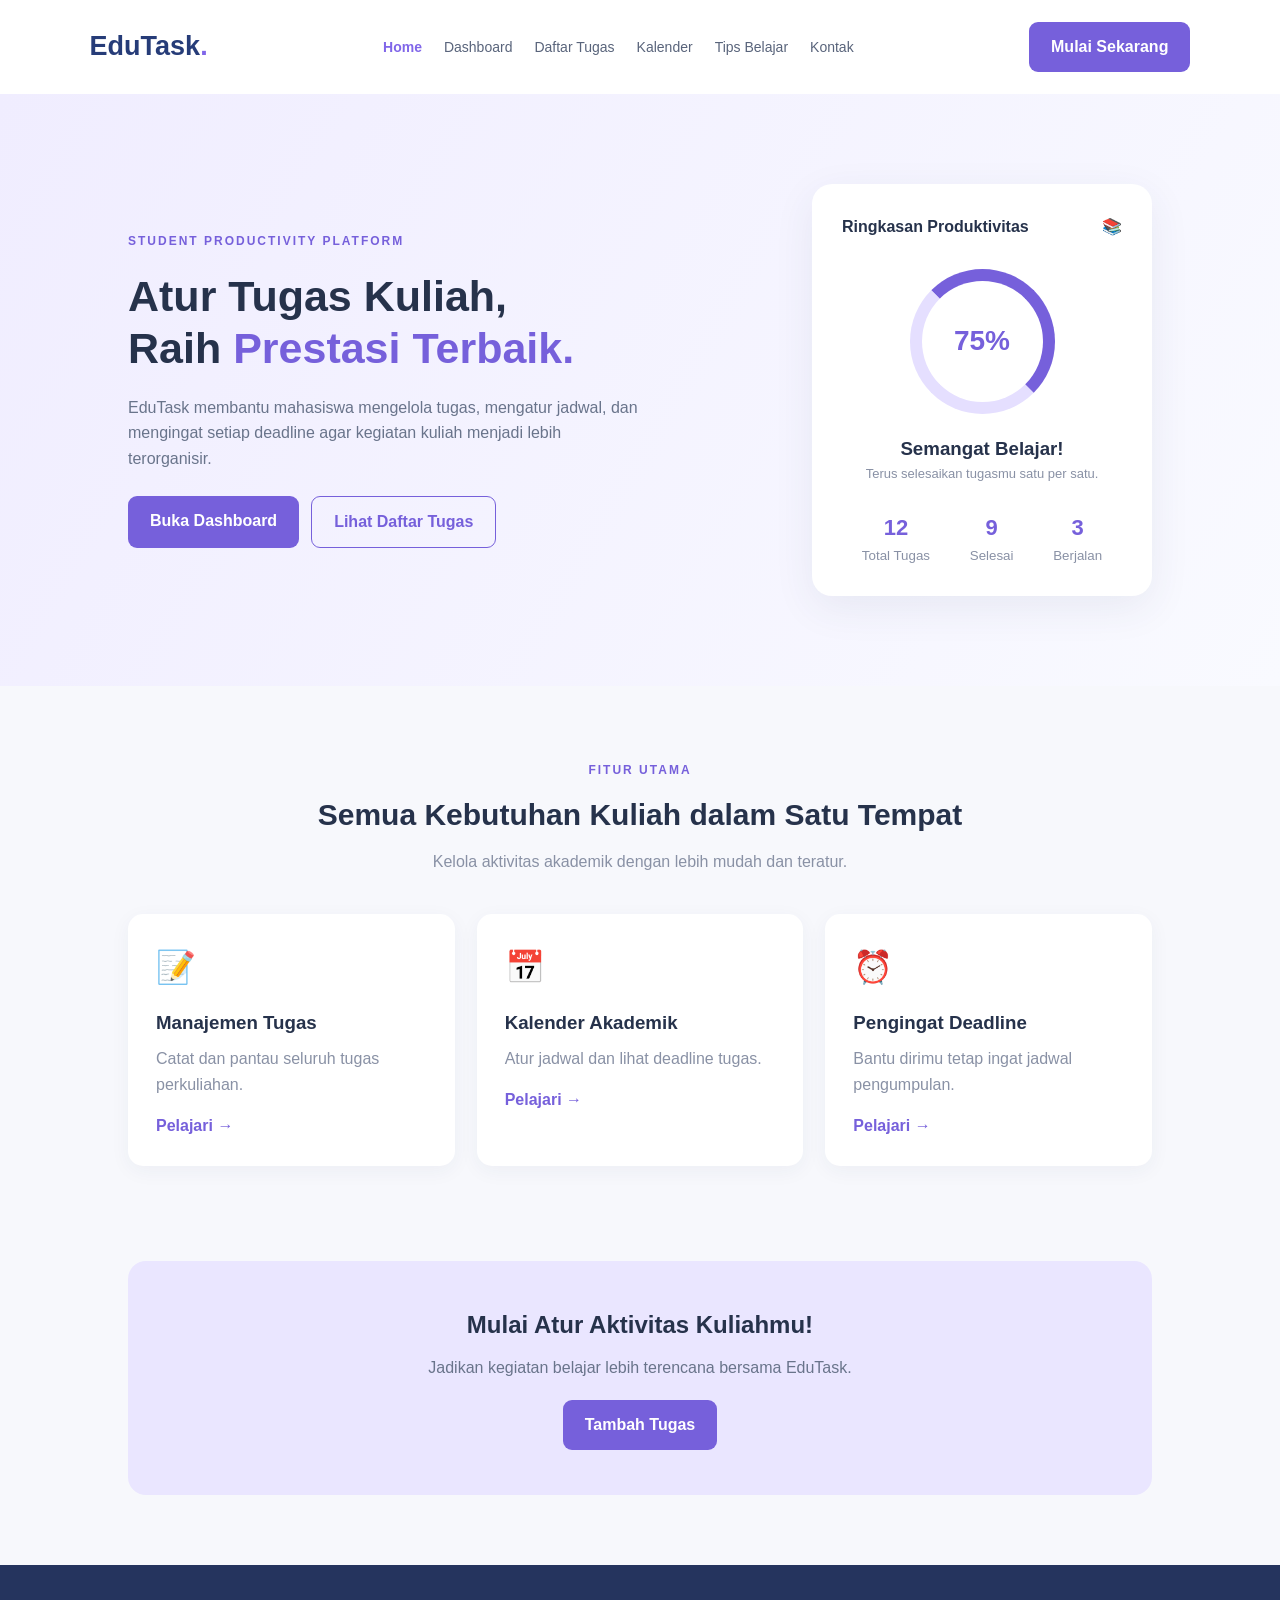
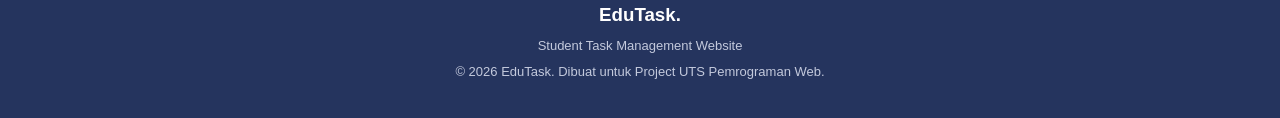
<file: index.html>
<!DOCTYPE html>
<html lang="id">
<head>
    <meta charset="UTF-8">
    <meta name="viewport" content="width=device-width, initial-scale=1.0">
    <title>EduTask - Student Planner</title>
    <link rel="stylesheet" href="css/style.css">
</head>
<body>

    <header id="salma_header">
        <div class="salma_logo">EduTask<span>.</span></div>
        <nav class="salma_nav">
            <a href="index.html" class="salma_active">Home</a>
            <a href="dashboard.html">Dashboard</a>
            <a href="tugas.html">Daftar Tugas</a>
            <a href="kalender.html">Kalender</a>
            <a href="tips.html">Tips Belajar</a>
            <a href="kontak.html">Kontak</a>
        </nav>
        <a href="dashboard.html" class="salma_button">Mulai Sekarang</a>
    </header>

    <main>
        <section id="salma_hero">
            <div class="salma_hero_text">
                <p class="salma_label">STUDENT PRODUCTIVITY PLATFORM</p>
                <h1>Atur Tugas Kuliah,<br>
                    Raih <span>Prestasi Terbaik.</span>
                </h1>
                <p>
                    EduTask membantu mahasiswa mengelola tugas,
                    mengatur jadwal, dan mengingat setiap deadline
                    agar kegiatan kuliah menjadi lebih terorganisir.
                </p>
                <div class="salma_hero_buttons">
                    <a href="dashboard.html" class="salma_button">Buka Dashboard</a>
                    <a href="tugas.html" class="salma_outline">Lihat Daftar Tugas</a>
                </div>
            </div>

            <div class="salma_hero_card">
                <div class="salma_card_top">
                    <span>Ringkasan Produktivitas</span>
                    <span>📚</span>
                </div>
                <div class="salma_progress_circle">75%</div>
                <h3>Semangat Belajar!</h3>
                <p>Terus selesaikan tugasmu satu per satu.</p>
                <div class="salma_mini_stats">
                    <div><strong>12</strong><small>Total Tugas</small></div>
                    <div><strong>9</strong><small>Selesai</small></div>
                    <div><strong>3</strong><small>Berjalan</small></div>
                </div>
            </div>
        </section>

        <section id="salma_features">
            <div class="salma_section_heading">
                <p class="salma_label">FITUR UTAMA</p>
                <h2>Semua Kebutuhan Kuliah dalam Satu Tempat</h2>
                <p>Kelola aktivitas akademik dengan lebih mudah dan teratur.</p>
            </div>

            <div class="salma_feature_grid">
                <article class="salma_feature">
                    <div class="salma_icon">📝</div>
                    <h3>Manajemen Tugas</h3>
                    <p>Catat dan pantau seluruh tugas perkuliahan.</p>
                    <a href="tugas.html">Pelajari →</a>
                </article>

                <article class="salma_feature">
                    <div class="salma_icon">📅</div>
                    <h3>Kalender Akademik</h3>
                    <p>Atur jadwal dan lihat deadline tugas.</p>
                    <a href="kalender.html">Pelajari →</a>
                </article>

                <article class="salma_feature">
                    <div class="salma_icon">⏰</div>
                    <h3>Pengingat Deadline</h3>
                    <p>Bantu dirimu tetap ingat jadwal pengumpulan.</p>
                    <a href="dashboard.html">Pelajari →</a>
                </article>
            </div>
        </section>

        <section id="salma_cta">
            <h2>Mulai Atur Aktivitas Kuliahmu!</h2>
            <p>Jadikan kegiatan belajar lebih terencana bersama EduTask.</p>
            <a href="tambah-tugas.html" class="salma_button">Tambah Tugas</a>
        </section>
    </main>

    <footer id="salma_footer">
        <h3>EduTask.</h3>
        <p>Student Task Management Website</p>
        <p>© 2026 EduTask. Dibuat untuk Project UTS Pemrograman Web.</p>
    </footer>

    <script src="js/script.js"></script>
</body>
</html>
</file>
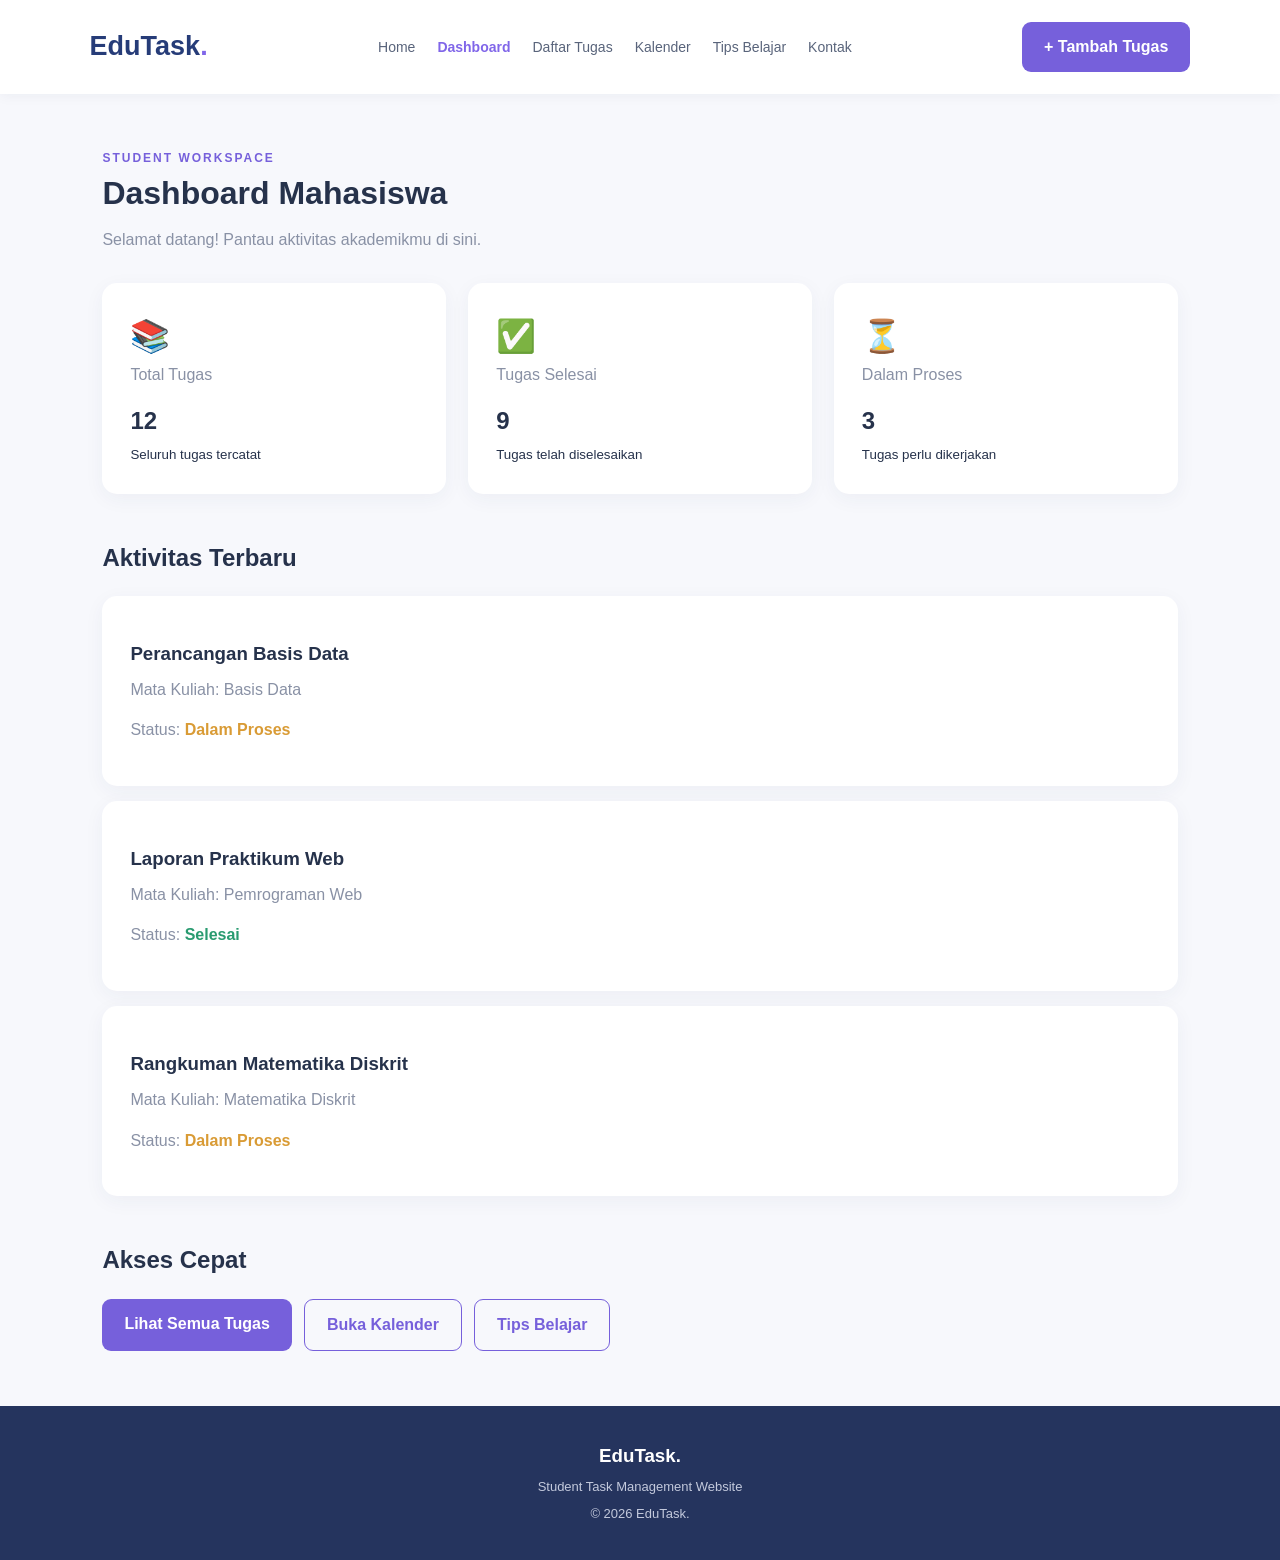
<file: dashboard.html>
<!DOCTYPE html>
<html lang="id">
<head>
    <meta charset="UTF-8">
    <meta name="viewport" content="width=device-width, initial-scale=1.0">
    <title>Dashboard - EduTask</title>
    <link rel="stylesheet" href="css/style.css">
</head>
<body>

    <header id="salma_header">
        <div class="salma_logo">EduTask<span>.</span></div>
        <nav class="salma_nav">
            <a href="index.html">Home</a>
            <a href="dashboard.html" class="salma_active">Dashboard</a>
            <a href="tugas.html">Daftar Tugas</a>
            <a href="kalender.html">Kalender</a>
            <a href="tips.html">Tips Belajar</a>
            <a href="kontak.html">Kontak</a>
        </nav>
        <a href="tambah-tugas.html" class="salma_button">+ Tambah Tugas</a>
    </header>

    <main style="padding: 55px 8%;">
        <p class="salma_label">STUDENT WORKSPACE</p>
        <h1 style="margin-bottom: 8px;">Dashboard Mahasiswa</h1>
        <p style="color:#8991a5; margin-bottom:30px;">
            Selamat datang! Pantau aktivitas akademikmu di sini.
        </p>

        <section class="salma_feature_grid">
            <article class="salma_feature">
                <div class="salma_icon">📚</div>
                <p>Total Tugas</p>
                <h2>12</h2>
                <small>Seluruh tugas tercatat</small>
            </article>

            <article class="salma_feature">
                <div class="salma_icon">✅</div>
                <p>Tugas Selesai</p>
                <h2>9</h2>
                <small>Tugas telah diselesaikan</small>
            </article>

            <article class="salma_feature">
                <div class="salma_icon">⏳</div>
                <p>Dalam Proses</p>
                <h2>3</h2>
                <small>Tugas perlu dikerjakan</small>
            </article>
        </section>

        <section style="margin-top:45px;">
            <h2>Aktivitas Terbaru</h2>
            <div class="salma_feature" style="margin-top:18px;">
                <h3>Perancangan Basis Data</h3>
                <p>Mata Kuliah: Basis Data</p>
                <p>Status: <strong style="color:#d99b35;">Dalam Proses</strong></p>
            </div>

            <div class="salma_feature" style="margin-top:15px;">
                <h3>Laporan Praktikum Web</h3>
                <p>Mata Kuliah: Pemrograman Web</p>
                <p>Status: <strong style="color:#299b70;">Selesai</strong></p>
            </div>

            <div class="salma_feature" style="margin-top:15px;">
                <h3>Rangkuman Matematika Diskrit</h3>
                <p>Mata Kuliah: Matematika Diskrit</p>
                <p>Status: <strong style="color:#d99b35;">Dalam Proses</strong></p>
            </div>
        </section>

        <section style="margin-top:45px;">
            <h2>Akses Cepat</h2>
            <div class="salma_hero_buttons" style="margin-top:20px;">
                <a href="tugas.html" class="salma_button">Lihat Semua Tugas</a>
                <a href="kalender.html" class="salma_outline">Buka Kalender</a>
                <a href="tips.html" class="salma_outline">Tips Belajar</a>
            </div>
        </section>
    </main>

    <footer id="salma_footer">
        <h3>EduTask.</h3>
        <p>Student Task Management Website</p>
        <p>© 2026 EduTask.</p>
    </footer>

    <script src="js/script.js"></script>
</body>
</html>
</file>
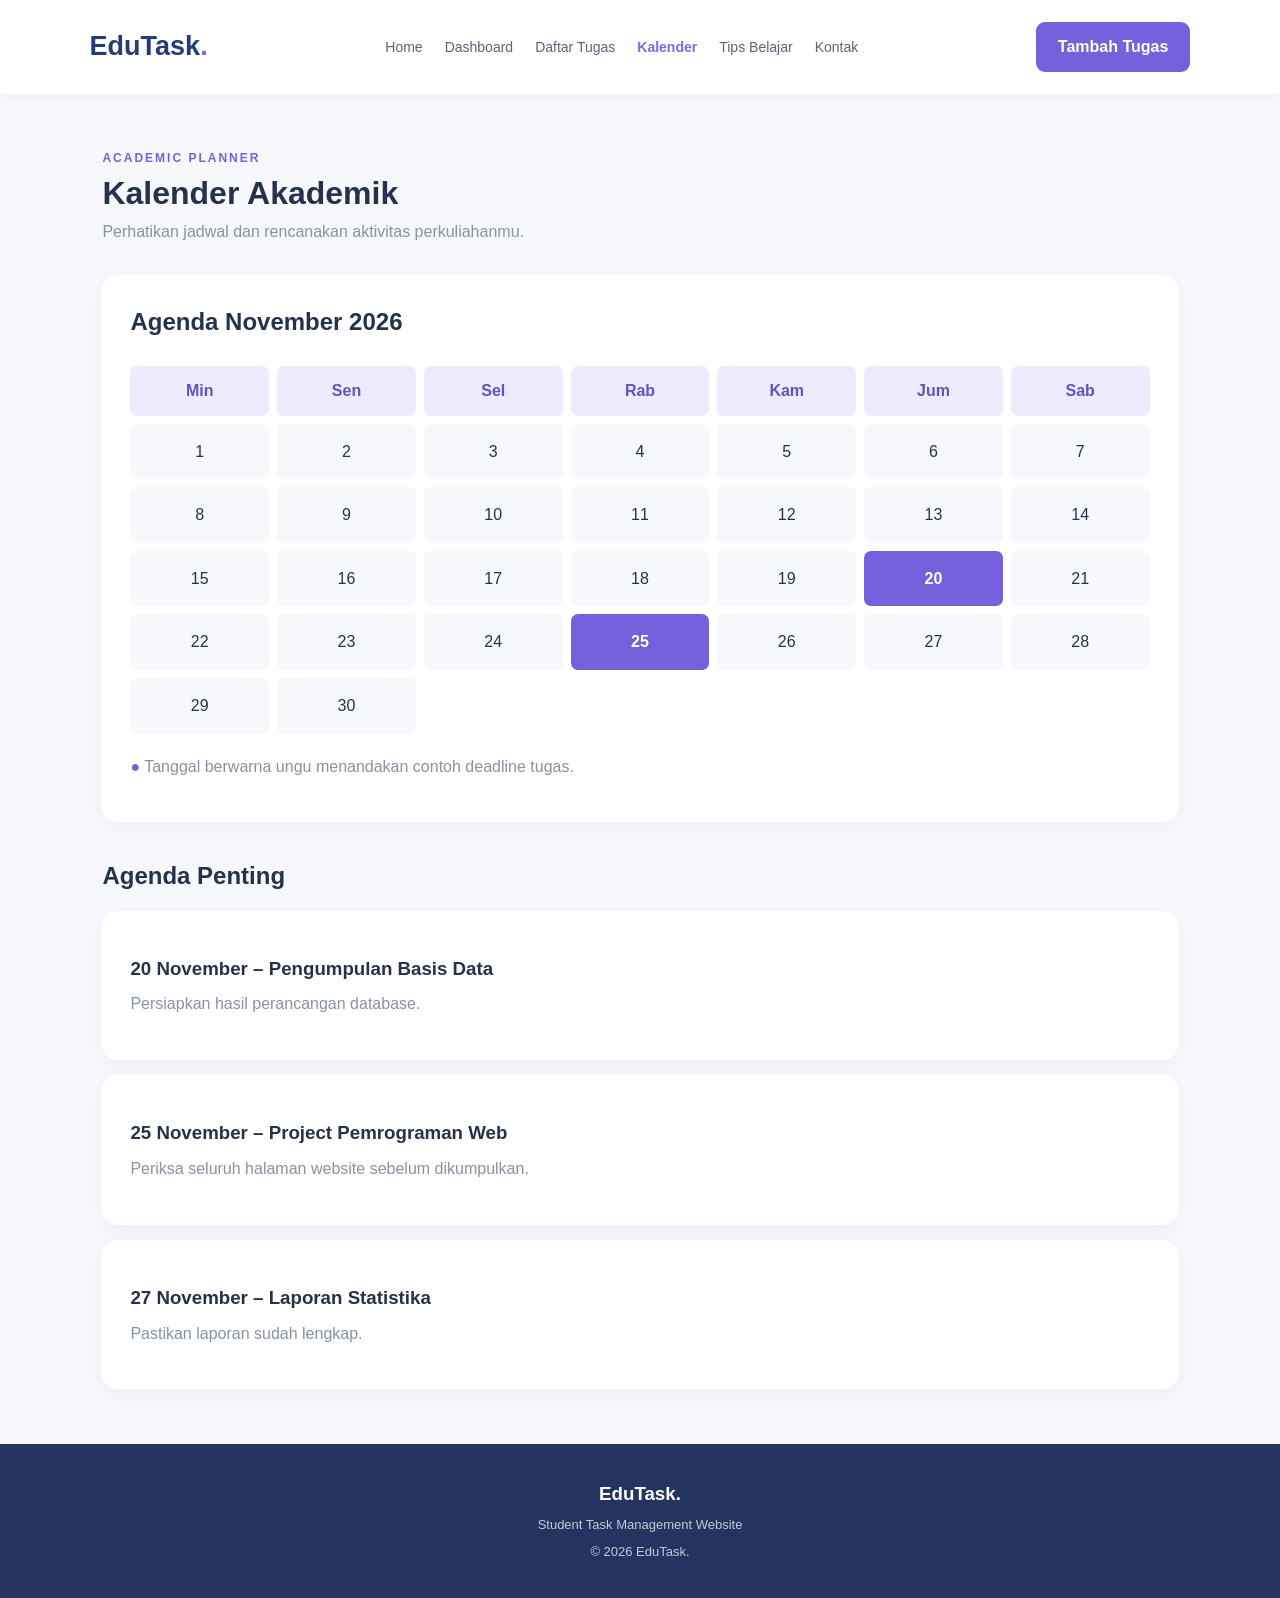
<file: kalender.html>
<!DOCTYPE html>
<html lang="id">
<head>
    <meta charset="UTF-8">
    <meta name="viewport" content="width=device-width, initial-scale=1.0">
    <title>Kalender Akademik - EduTask</title>
    <link rel="stylesheet" href="css/style.css">
</head>
<body>
    <header id="salma_header">
        <div class="salma_logo">EduTask<span>.</span></div>
        <nav class="salma_nav">
            <a href="index.html">Home</a>
            <a href="dashboard.html">Dashboard</a>
            <a href="tugas.html">Daftar Tugas</a>
            <a href="kalender.html" class="salma_active">Kalender</a>
            <a href="tips.html">Tips Belajar</a>
            <a href="kontak.html">Kontak</a>
        </nav>
        <a href="tambah-tugas.html" class="salma_button">Tambah Tugas</a>
    </header>

    <main style="padding:55px 8%; min-height:70vh;">
        <p class="salma_label">ACADEMIC PLANNER</p>
        <h1>Kalender Akademik</h1>
        <p style="color:#8991a5; margin-bottom:30px;">
            Perhatikan jadwal dan rencanakan aktivitas perkuliahanmu.
        </p>

        <section class="salma_feature">
            <h2>Agenda November 2026</h2>
            <div class="salma_calendar_grid">
                <div class="salma_calendar_day">Min</div>
                <div class="salma_calendar_day">Sen</div>
                <div class="salma_calendar_day">Sel</div>
                <div class="salma_calendar_day">Rab</div>
                <div class="salma_calendar_day">Kam</div>
                <div class="salma_calendar_day">Jum</div>
                <div class="salma_calendar_day">Sab</div>
                <div class="salma_calendar_date">1</div>
                <div class="salma_calendar_date">2</div>
                <div class="salma_calendar_date">3</div>
                <div class="salma_calendar_date">4</div>
                <div class="salma_calendar_date">5</div>
                <div class="salma_calendar_date">6</div>
                <div class="salma_calendar_date">7</div>
                <div class="salma_calendar_date">8</div>
                <div class="salma_calendar_date">9</div>
                <div class="salma_calendar_date">10</div>
                <div class="salma_calendar_date">11</div>
                <div class="salma_calendar_date">12</div>
                <div class="salma_calendar_date">13</div>
                <div class="salma_calendar_date">14</div>
                <div class="salma_calendar_date">15</div>
                <div class="salma_calendar_date">16</div>
                <div class="salma_calendar_date">17</div>
                <div class="salma_calendar_date">18</div>
                <div class="salma_calendar_date">19</div>
                <div class="salma_calendar_date salma_deadline_date">20</div>
                <div class="salma_calendar_date">21</div>
                <div class="salma_calendar_date">22</div>
                <div class="salma_calendar_date">23</div>
                <div class="salma_calendar_date">24</div>
                <div class="salma_calendar_date salma_deadline_date">25</div>
                <div class="salma_calendar_date">26</div>
                <div class="salma_calendar_date">27</div>
                <div class="salma_calendar_date">28</div>
                <div class="salma_calendar_date">29</div>
                <div class="salma_calendar_date">30</div>
            </div>
            <p style="margin-top:20px;">
                <span style="color:#7660db;">●</span>
                Tanggal berwarna ungu menandakan contoh deadline tugas.
            </p>
        </section>

        <section style="margin-top:35px;">
            <h2>Agenda Penting</h2>
            <div class="salma_feature" style="margin-top:15px;">
                <h3>20 November – Pengumpulan Basis Data</h3>
                <p>Persiapkan hasil perancangan database.</p>
            </div>
            <div class="salma_feature" style="margin-top:15px;">
                <h3>25 November – Project Pemrograman Web</h3>
                <p>Periksa seluruh halaman website sebelum dikumpulkan.</p>
            </div>
            <div class="salma_feature" style="margin-top:15px;">
                <h3>27 November – Laporan Statistika</h3>
                <p>Pastikan laporan sudah lengkap.</p>
            </div>
        </section>
    </main>

    <footer id="salma_footer">
        <h3>EduTask.</h3>
        <p>Student Task Management Website</p>
        <p>© 2026 EduTask.</p>
    </footer>
    <script src="js/script.js"></script>
</body>
</html>
</file>
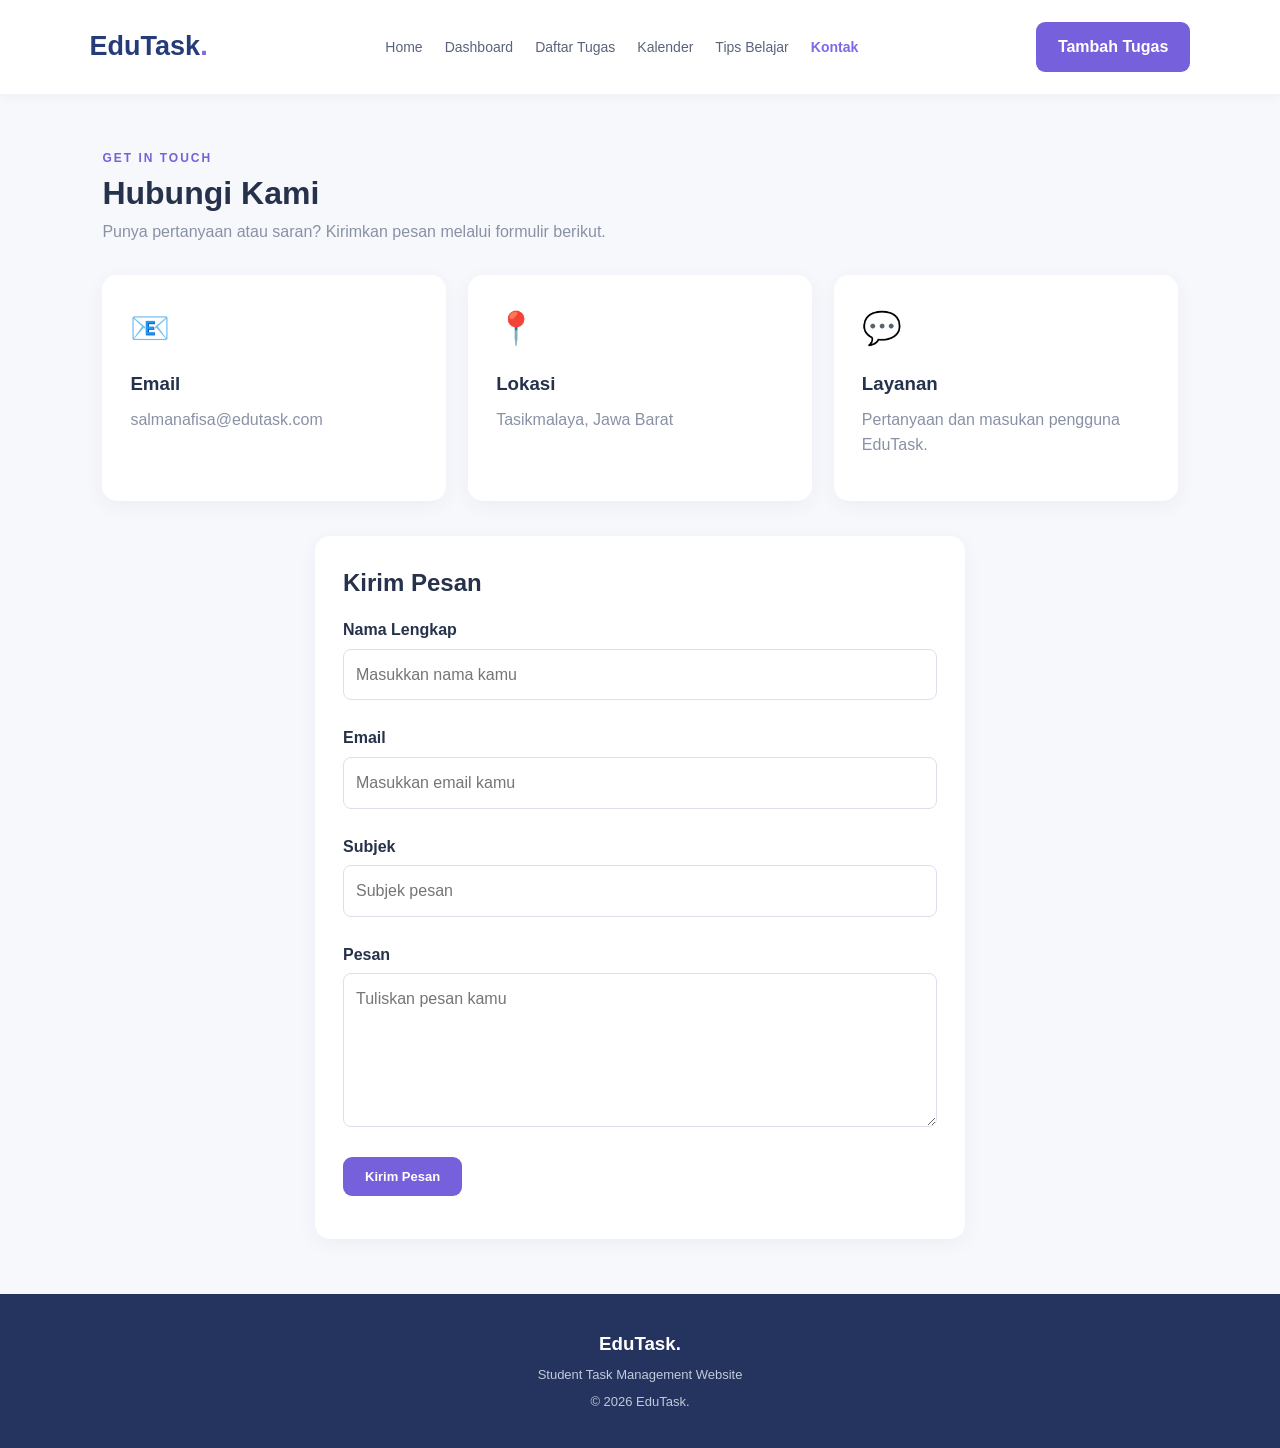
<file: kontak.html>
<!DOCTYPE html>
<html lang="id">
<head>
    <meta charset="UTF-8">
    <meta name="viewport" content="width=device-width, initial-scale=1.0">
    <title>Kontak - EduTask</title>
    <link rel="stylesheet" href="css/style.css">
</head>
<body>
    <header id="salma_header">
        <div class="salma_logo">EduTask<span>.</span></div>
        <nav class="salma_nav">
            <a href="index.html">Home</a>
            <a href="dashboard.html">Dashboard</a>
            <a href="tugas.html">Daftar Tugas</a>
            <a href="kalender.html">Kalender</a>
            <a href="tips.html">Tips Belajar</a>
            <a href="kontak.html" class="salma_active">Kontak</a>
        </nav>
        <a href="tambah-tugas.html" class="salma_button">Tambah Tugas</a>
    </header>

    <main style="padding:55px 8%; min-height:70vh;">
        <p class="salma_label">GET IN TOUCH</p>
        <h1>Hubungi Kami</h1>
        <p style="color:#8991a5; margin-bottom:30px;">
            Punya pertanyaan atau saran? Kirimkan pesan melalui formulir berikut.
        </p>

        <div class="salma_feature_grid">
            <section class="salma_feature">
                <div class="salma_icon">📧</div>
                <h3>Email</h3>
                <p>salmanafisa@edutask.com</p>
            </section>

            <section class="salma_feature">
                <div class="salma_icon">📍</div>
                <h3>Lokasi</h3>
                <p>Tasikmalaya, Jawa Barat</p>
            </section>

            <section class="salma_feature">
                <div class="salma_icon">💬</div>
                <h3>Layanan</h3>
                <p>Pertanyaan dan masukan pengguna EduTask.</p>
            </section>
        </div>

        <form id="salma_contact_form" class="salma_feature"
            style="max-width:650px; margin-top:35px;">
            <h2>Kirim Pesan</h2>

            <label for="salma_nama">Nama Lengkap</label>
            <input type="text" id="salma_nama" required
                placeholder="Masukkan nama kamu">

            <label for="salma_email">Email</label>
            <input type="email" id="salma_email" required
                placeholder="Masukkan email kamu">

            <label for="salma_subjek">Subjek</label>
            <input type="text" id="salma_subjek" required
                placeholder="Subjek pesan">

            <label for="salma_pesan">Pesan</label>
            <textarea id="salma_pesan" rows="5" required
                placeholder="Tuliskan pesan kamu"></textarea>

            <button type="submit" class="salma_button"
                style="border:none; cursor:pointer;">
                Kirim Pesan
            </button>
            <p id="salma_contact_message" style="margin-top:15px;"></p>
        </form>
    </main>

    <footer id="salma_footer">
        <h3>EduTask.</h3>
        <p>Student Task Management Website</p>
        <p>© 2026 EduTask.</p>
    </footer>
    <script src="js/script.js"></script>
</body>
</html>
</file>
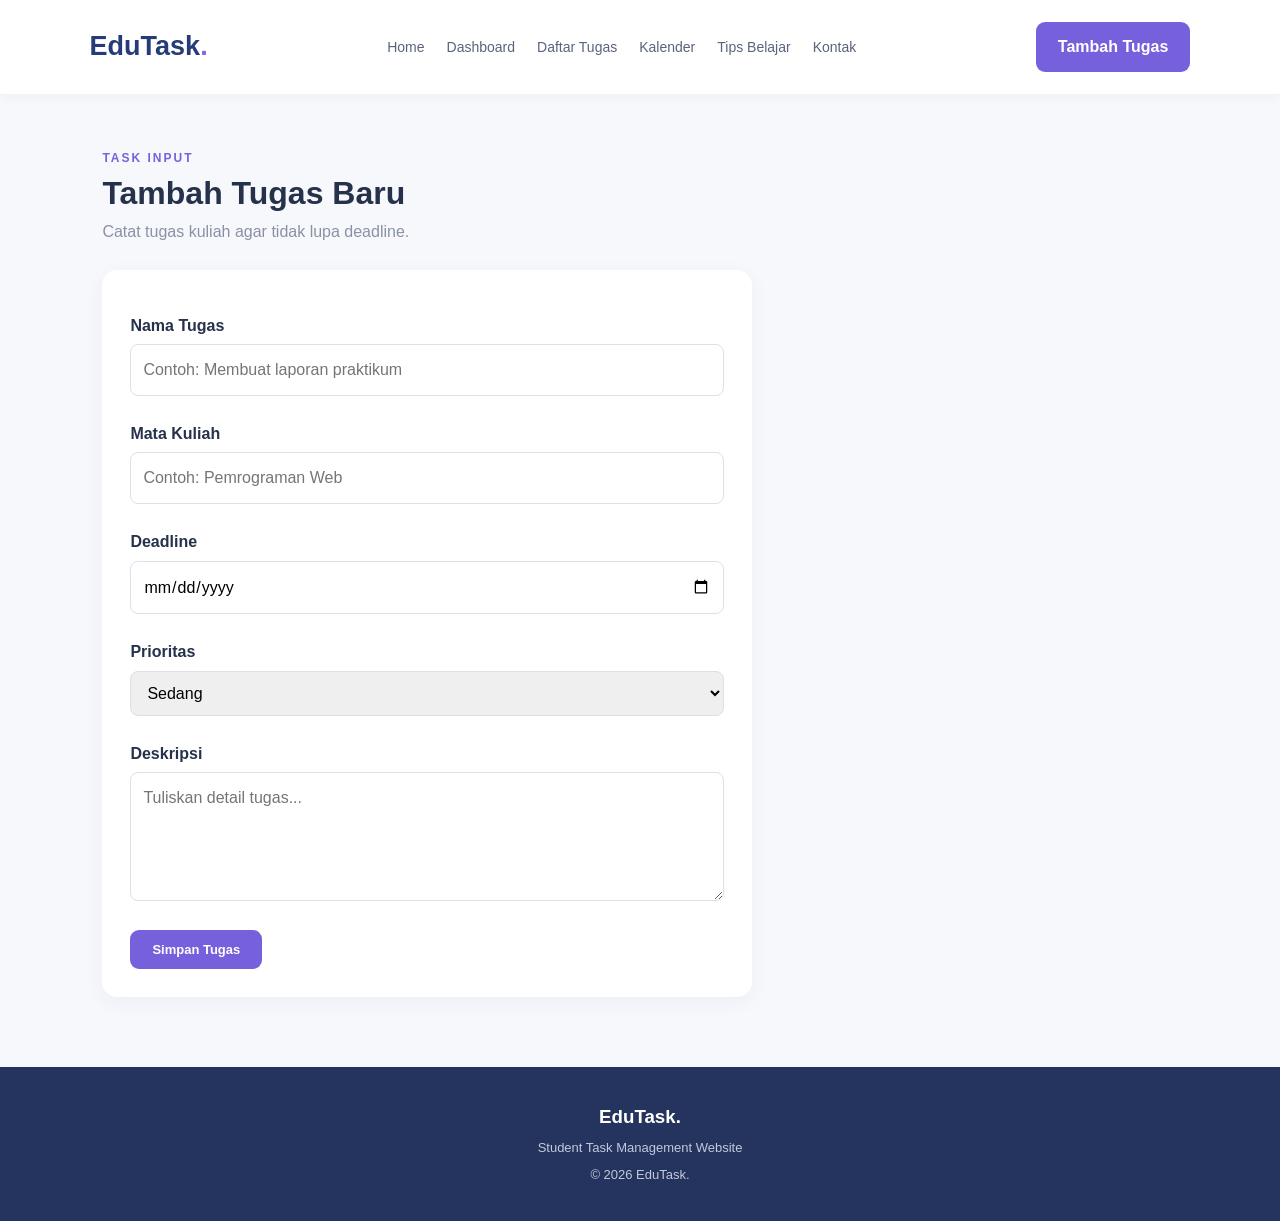
<file: tambah-tugas.html>
<!DOCTYPE html>
<html lang="id">
<head>
    <meta charset="UTF-8">
    <meta name="viewport" content="width=device-width, initial-scale=1.0">
    <title>Tambah Tugas - EduTask</title>
    <link rel="stylesheet" href="css/style.css">
</head>
<body>
    <header id="salma_header">
        <div class="salma_logo">EduTask<span>.</span></div>
        <nav class="salma_nav">
            <a href="index.html">Home</a>
            <a href="dashboard.html">Dashboard</a>
            <a href="tugas.html">Daftar Tugas</a>
            <a href="kalender.html">Kalender</a>
            <a href="tips.html">Tips Belajar</a>
            <a href="kontak.html">Kontak</a>
        </nav>
        <a href="tambah-tugas.html" class="salma_button">Tambah Tugas</a>
    </header>

    <main style="padding:55px 8%; min-height:70vh;">
        <p class="salma_label">TASK INPUT</p>
        <h1>Tambah Tugas Baru</h1>
        <p style="color:#8991a5; margin-bottom:25px;">
            Catat tugas kuliah agar tidak lupa deadline.
        </p>

        <form id="salma_task_form" class="salma_feature">
            <label>Nama Tugas</label>
            <input type="text" id="salma_nama_tugas" required
                placeholder="Contoh: Membuat laporan praktikum">

            <label>Mata Kuliah</label>
            <input type="text" id="salma_matkul" required
                placeholder="Contoh: Pemrograman Web">

            <label>Deadline</label>
            <input type="date" id="salma_deadline" required>

            <label>Prioritas</label>
            <select id="salma_prioritas">
                <option value="Rendah">Rendah</option>
                <option value="Sedang" selected>Sedang</option>
                <option value="Tinggi">Tinggi</option>
            </select>

            <label>Deskripsi</label>
            <textarea id="salma_deskripsi" rows="4"
                placeholder="Tuliskan detail tugas..."></textarea>

            <button type="submit" class="salma_button">
                Simpan Tugas
            </button>
        </form>
        <p id="salma_task_message" style="margin-top:15px;"></p>
    </main>

    <footer id="salma_footer">
        <h3>EduTask.</h3>
        <p>Student Task Management Website</p>
        <p>© 2026 EduTask.</p>
    </footer>

    <script src="js/script.js"></script>
</body>
</html>
</file>
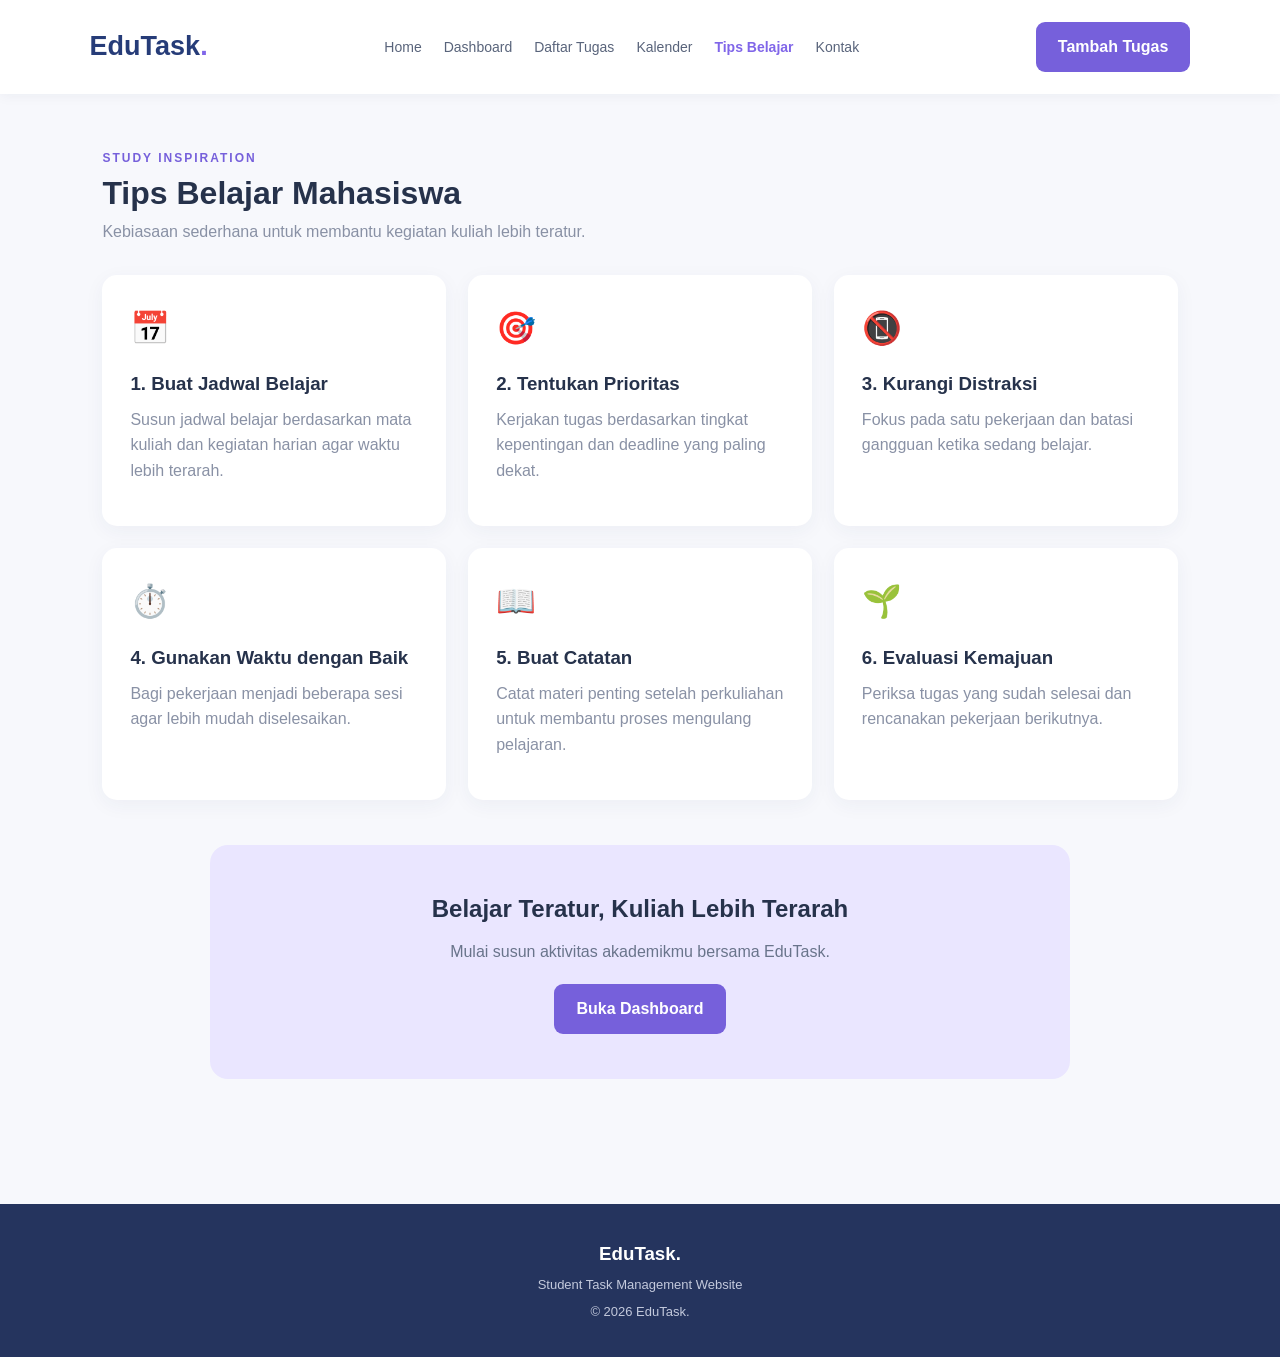
<file: tips.html>
<!DOCTYPE html>
<html lang="id">
<head>
    <meta charset="UTF-8">
    <meta name="viewport" content="width=device-width, initial-scale=1.0">
    <title>Tips Belajar - EduTask</title>
    <link rel="stylesheet" href="css/style.css">
</head>
<body>
    <header id="salma_header">
        <div class="salma_logo">EduTask<span>.</span></div>
        <nav class="salma_nav">
            <a href="index.html">Home</a>
            <a href="dashboard.html">Dashboard</a>
            <a href="tugas.html">Daftar Tugas</a>
            <a href="kalender.html">Kalender</a>
            <a href="tips.html" class="salma_active">Tips Belajar</a>
            <a href="kontak.html">Kontak</a>
        </nav>
        <a href="tambah-tugas.html" class="salma_button">Tambah Tugas</a>
    </header>

    <main style="padding:55px 8%; min-height:70vh;">
        <p class="salma_label">STUDY INSPIRATION</p>
        <h1>Tips Belajar Mahasiswa</h1>
        <p style="color:#8991a5; margin-bottom:30px;">
            Kebiasaan sederhana untuk membantu kegiatan kuliah lebih teratur.
        </p>

        <section class="salma_feature_grid">
            <article class="salma_feature">
                <div class="salma_icon">📅</div>
                <h3>1. Buat Jadwal Belajar</h3>
                <p>Susun jadwal belajar berdasarkan mata kuliah dan kegiatan harian agar waktu lebih terarah.</p>
            </article>

            <article class="salma_feature">
                <div class="salma_icon">🎯</div>
                <h3>2. Tentukan Prioritas</h3>
                <p>Kerjakan tugas berdasarkan tingkat kepentingan dan deadline yang paling dekat.</p>
            </article>

            <article class="salma_feature">
                <div class="salma_icon">📵</div>
                <h3>3. Kurangi Distraksi</h3>
                <p>Fokus pada satu pekerjaan dan batasi gangguan ketika sedang belajar.</p>
            </article>

            <article class="salma_feature">
                <div class="salma_icon">⏱️</div>
                <h3>4. Gunakan Waktu dengan Baik</h3>
                <p>Bagi pekerjaan menjadi beberapa sesi agar lebih mudah diselesaikan.</p>
            </article>

            <article class="salma_feature">
                <div class="salma_icon">📖</div>
                <h3>5. Buat Catatan</h3>
                <p>Catat materi penting setelah perkuliahan untuk membantu proses mengulang pelajaran.</p>
            </article>

            <article class="salma_feature">
                <div class="salma_icon">🌱</div>
                <h3>6. Evaluasi Kemajuan</h3>
                <p>Periksa tugas yang sudah selesai dan rencanakan pekerjaan berikutnya.</p>
            </article>
        </section>

        <section id="salma_cta" style="margin-top:45px;">
            <h2>Belajar Teratur, Kuliah Lebih Terarah</h2>
            <p>Mulai susun aktivitas akademikmu bersama EduTask.</p>
            <a href="dashboard.html" class="salma_button">Buka Dashboard</a>
        </section>
    </main>

    <footer id="salma_footer">
        <h3>EduTask.</h3>
        <p>Student Task Management Website</p>
        <p>© 2026 EduTask.</p>
    </footer>
    <script src="js/script.js"></script>
</body>
</html>
</file>
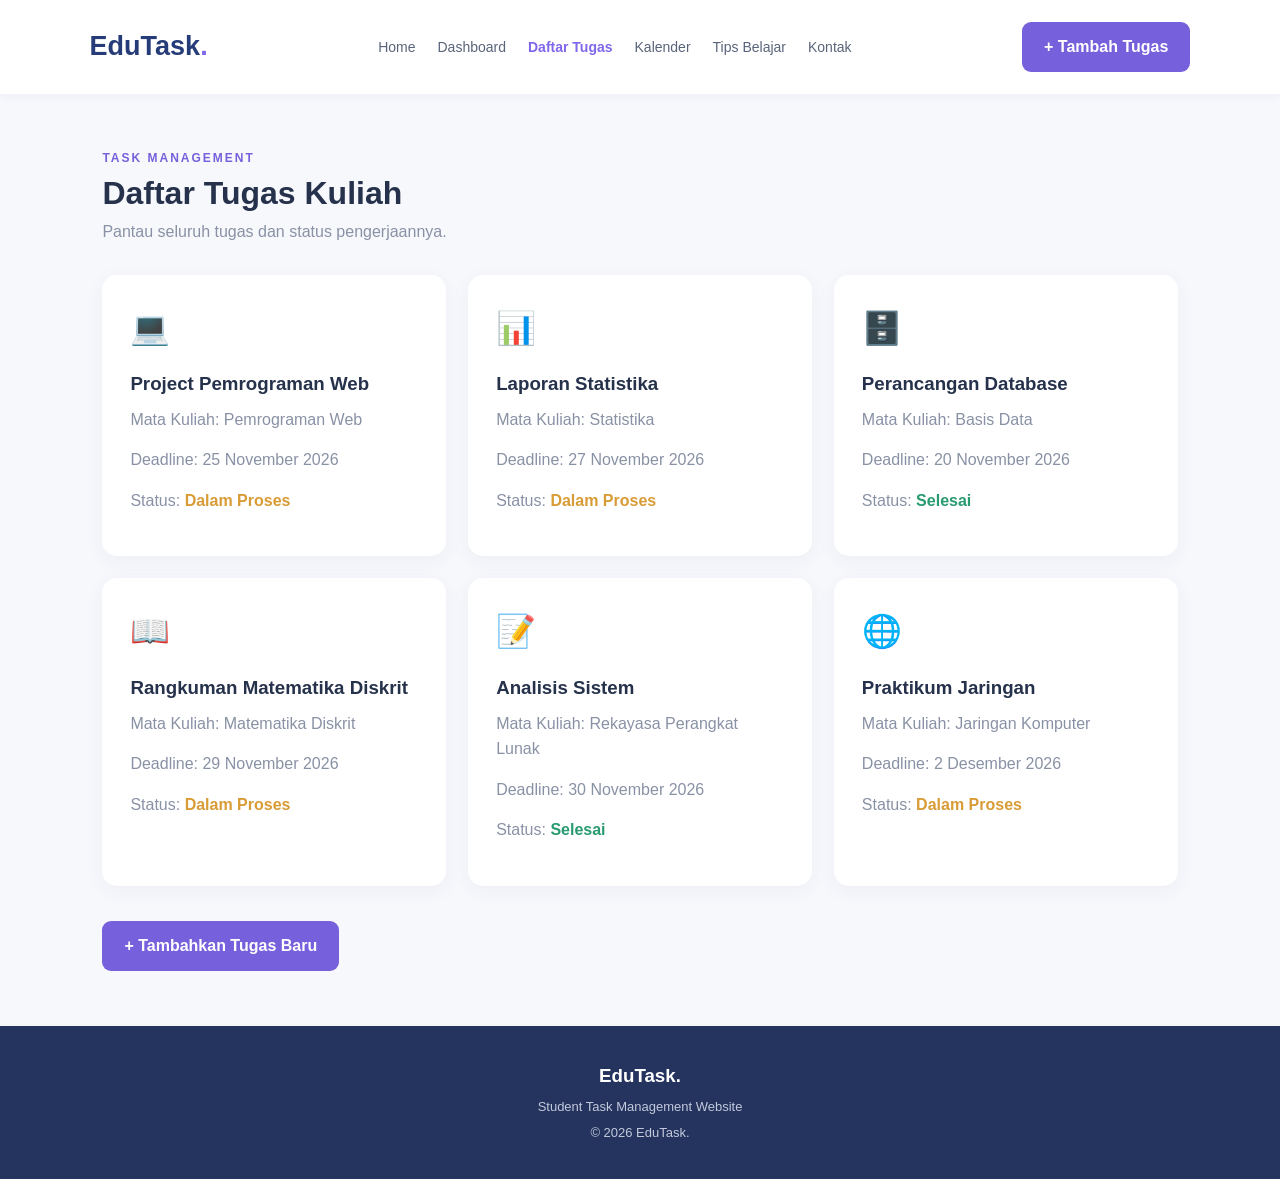
<file: tugas.html>
<!DOCTYPE html>
<html lang="id">
<head>
    <meta charset="UTF-8">
    <meta name="viewport" content="width=device-width, initial-scale=1.0">
    <title>Daftar Tugas - EduTask</title>
    <link rel="stylesheet" href="css/style.css">
</head>
<body>

    <header id="salma_header">
        <div class="salma_logo">EduTask<span>.</span></div>
        <nav class="salma_nav">
            <a href="index.html">Home</a>
            <a href="dashboard.html">Dashboard</a>
            <a href="tugas.html" class="salma_active">Daftar Tugas</a>
            <a href="kalender.html">Kalender</a>
            <a href="tips.html">Tips Belajar</a>
            <a href="kontak.html">Kontak</a>
        </nav>
        <a href="tambah-tugas.html" class="salma_button">+ Tambah Tugas</a>
    </header>

    <main style="padding:55px 8%; min-height:70vh;">
        <p class="salma_label">TASK MANAGEMENT</p>
        <h1>Daftar Tugas Kuliah</h1>
        <p style="color:#8991a5; margin-bottom:30px;">
            Pantau seluruh tugas dan status pengerjaannya.
        </p>

        <div class="salma_feature_grid">
            <article class="salma_feature">
                <div class="salma_icon">💻</div>
                <h3>Project Pemrograman Web</h3>
                <p>Mata Kuliah: Pemrograman Web</p>
                <p>Deadline: 25 November 2026</p>
                <p>Status: <strong style="color:#d99b35;">Dalam Proses</strong></p>
            </article>

            <article class="salma_feature">
                <div class="salma_icon">📊</div>
                <h3>Laporan Statistika</h3>
                <p>Mata Kuliah: Statistika</p>
                <p>Deadline: 27 November 2026</p>
                <p>Status: <strong style="color:#d99b35;">Dalam Proses</strong></p>
            </article>

            <article class="salma_feature">
                <div class="salma_icon">🗄️</div>
                <h3>Perancangan Database</h3>
                <p>Mata Kuliah: Basis Data</p>
                <p>Deadline: 20 November 2026</p>
                <p>Status: <strong style="color:#299b70;">Selesai</strong></p>
            </article>

            <article class="salma_feature">
                <div class="salma_icon">📖</div>
                <h3>Rangkuman Matematika Diskrit</h3>
                <p>Mata Kuliah: Matematika Diskrit</p>
                <p>Deadline: 29 November 2026</p>
                <p>Status: <strong style="color:#d99b35;">Dalam Proses</strong></p>
            </article>

            <article class="salma_feature">
                <div class="salma_icon">📝</div>
                <h3>Analisis Sistem</h3>
                <p>Mata Kuliah: Rekayasa Perangkat Lunak</p>
                <p>Deadline: 30 November 2026</p>
                <p>Status: <strong style="color:#299b70;">Selesai</strong></p>
            </article>

            <article class="salma_feature">
                <div class="salma_icon">🌐</div>
                <h3>Praktikum Jaringan</h3>
                <p>Mata Kuliah: Jaringan Komputer</p>
                <p>Deadline: 2 Desember 2026</p>
                <p>Status: <strong style="color:#d99b35;">Dalam Proses</strong></p>
            </article>
        </div>

        <div style="margin-top:35px;">
            <a href="tambah-tugas.html" class="salma_button">+ Tambahkan Tugas Baru</a>
        </div>
    </main>

    <footer id="salma_footer">
        <h3>EduTask.</h3>
        <p>Student Task Management Website</p>
        <p>© 2026 EduTask.</p>
    </footer>

    <script src="js/script.js"></script>
</body>
</html>
</file>
<file: css/style.css>
* {
    margin: 0;
    padding: 0;
    box-sizing: border-box;
}

body {
    font-family: Arial, sans-serif;
    color: #26324b;
    background: #f7f8fc;
    line-height: 1.6;
}

#salma_header {
    display: flex;
    justify-content: space-between;
    align-items: center;
    padding: 22px 7%;
    background: white;
    box-shadow: 0 2px 12px #18264b0d;
    flex-wrap: wrap;
    gap: 18px;
}

.salma_logo {
    font-size: 27px;
    font-weight: bold;
    color: #263c78;
}

.salma_logo span {
    color: #8066e9;
}

.salma_nav {
    display: flex;
    gap: 22px;
    flex-wrap: wrap;
}

.salma_nav a {
    text-decoration: none;
    color: #59647b;
    font-size: 14px;
}

.salma_nav a:hover,
.salma_nav .salma_active {
    color: #8066e9;
    font-weight: bold;
}

.salma_button,
.salma_outline {
    display: inline-block;
    padding: 12px 22px;
    border-radius: 9px;
    text-decoration: none;
    font-weight: bold;
}

.salma_button {
    background: #7660db;
    color: white;
}

.salma_button:hover {
    background: #5c49b7;
}

.salma_outline {
    border: 1px solid #7660db;
    color: #7660db;
}

#salma_hero {
    display: flex;
    align-items: center;
    justify-content: space-between;
    gap: 50px;
    padding: 90px 10%;
    background: linear-gradient(120deg, #f0edff, #f9faff);
}

.salma_hero_text {
    flex: 1;
}

.salma_label {
    color: #7660db;
    font-weight: bold;
    letter-spacing: 2px;
    font-size: 12px;
}

.salma_hero_text h1 {
    font-size: 43px;
    line-height: 1.2;
    margin: 20px 0;
}

.salma_hero_text h1 span {
    color: #7660db;
}

.salma_hero_text > p:not(.salma_label) {
    color: #69748b;
    max-width: 520px;
    margin-bottom: 25px;
}

.salma_hero_buttons {
    display: flex;
    gap: 12px;
    flex-wrap: wrap;
}

.salma_hero_card {
    background: white;
    padding: 30px;
    border-radius: 20px;
    width: 340px;
    text-align: center;
    box-shadow: 0 12px 40px #303b6414;
}

.salma_card_top {
    display: flex;
    justify-content: space-between;
    font-weight: bold;
}

.salma_progress_circle {
    width: 145px;
    height: 145px;
    border: 12px solid #e5dfff;
    border-top-color: #7660db;
    border-right-color: #7660db;
    border-radius: 50%;
    display: grid;
    place-items: center;
    margin: 30px auto 20px;
    font-size: 28px;
    font-weight: bold;
    color: #7660db;
}

.salma_hero_card p {
    color: #8991a5;
    font-size: 13px;
}

.salma_mini_stats {
    display: flex;
    justify-content: space-around;
    margin-top: 25px;
}

.salma_mini_stats div {
    display: flex;
    flex-direction: column;
}

.salma_mini_stats strong {
    font-size: 22px;
    color: #7660db;
}

.salma_mini_stats small {
    color: #8991a5;
}

#salma_features {
    padding: 75px 10%;
}

.salma_section_heading {
    text-align: center;
    margin-bottom: 40px;
}

.salma_section_heading h2 {
    margin: 10px 0;
    font-size: 30px;
}

.salma_section_heading p:last-child {
    color: #8991a5;
}

.salma_feature_grid {
    display: grid;
    grid-template-columns: repeat(3, 1fr);
    gap: 22px;
}

.salma_feature {
    background: white;
    padding: 28px;
    border-radius: 15px;
    box-shadow: 0 5px 20px #303b640d;
}

.salma_icon {
    font-size: 32px;
}

.salma_feature h3 {
    margin: 15px 0 8px;
}

.salma_feature p {
    color: #8991a5;
    margin-bottom: 15px;
}

.salma_feature a {
    color: #7660db;
    text-decoration: none;
    font-weight: bold;
}

#salma_cta {
    margin: 20px 10% 70px;
    padding: 45px 20px;
    text-align: center;
    background: #eae6ff;
    border-radius: 18px;
}

#salma_cta p {
    margin: 10px 0 20px;
    color: #69748b;
}

#salma_footer {
    text-align: center;
    padding: 35px 15px;
    background: #25345e;
    color: white;
}

#salma_footer p {
    color: #c3c9dc;
    font-size: 13px;
    margin-top: 6px;
}

@media (max-width: 900px) {
    #salma_hero {
        flex-direction: column;
        text-align: center;
    }

    .salma_hero_text > p:not(.salma_label) {
        margin-left: auto;
        margin-right: auto;
    }

    .salma_hero_buttons {
        justify-content: center;
    }

    .salma_feature_grid {
        grid-template-columns: 1fr 1fr;
    }
}

@media (max-width: 600px) {
    #salma_header {
        flex-direction: column;
    }

    .salma_nav {
        justify-content: center;
    }

    #salma_hero {
        padding: 55px 6%;
    }

    .salma_hero_text h1 {
        font-size: 32px;
    }

    .salma_hero_card {
        width: 100%;
    }

    .salma_feature_grid {
        grid-template-columns: 1fr;
    }

    .salma_section_heading h2 {
        font-size: 24px;
    }
}


#salma_task_form {
    max-width: 650px;
    margin-top: 25px;
}

#salma_task_form label {
    display: block;
    margin: 15px 0 6px;
    font-weight: bold;
}

#salma_task_form input,
#salma_task_form select,
#salma_task_form textarea,
#salma_contact_form input,
#salma_contact_form textarea {
    width: 100%;
    padding: 12px;
    border: 1px solid #dce0eb;
    border-radius: 8px;
    font: inherit;
    margin-bottom: 10px;
}

#salma_task_form button {
    border: none;
    cursor: pointer;
    margin-top: 12px;
}


.salma_calendar_grid {
    display: grid;
    grid-template-columns: repeat(7, 1fr);
    gap: 8px;
    margin-top: 25px;
    text-align: center;
}

.salma_calendar_day {
    padding: 12px 4px;
    background: #eeeaff;
    color: #6652bd;
    font-weight: bold;
    border-radius: 7px;
}

.salma_calendar_date {
    padding: 15px 4px;
    background: #f7f8fc;
    border-radius: 7px;
}

.salma_deadline_date {
    background: #7660db;
    color: white;
    font-weight: bold;
}

@media (max-width: 600px) {
    .salma_calendar_grid {
        gap: 4px;
    }

    .salma_calendar_date,
    .salma_calendar_day {
        padding: 9px 2px;
        font-size: 12px;
    }
}


#salma_contact_form {
    margin-left: auto;
    margin-right: auto;
}

#salma_contact_form label {
    display: block;
    margin: 15px 0 6px;
    font-weight: bold;
}

#salma_contact_form button {
    margin-top: 12px;
}

#salma_contact_form textarea {
    resize: vertical;
}


.salma_feature button {
    font-family: Arial, sans-serif;
    font-size: 13px;
}

.salma_feature button:hover {
    background: #5c49b7;
}
</file>
